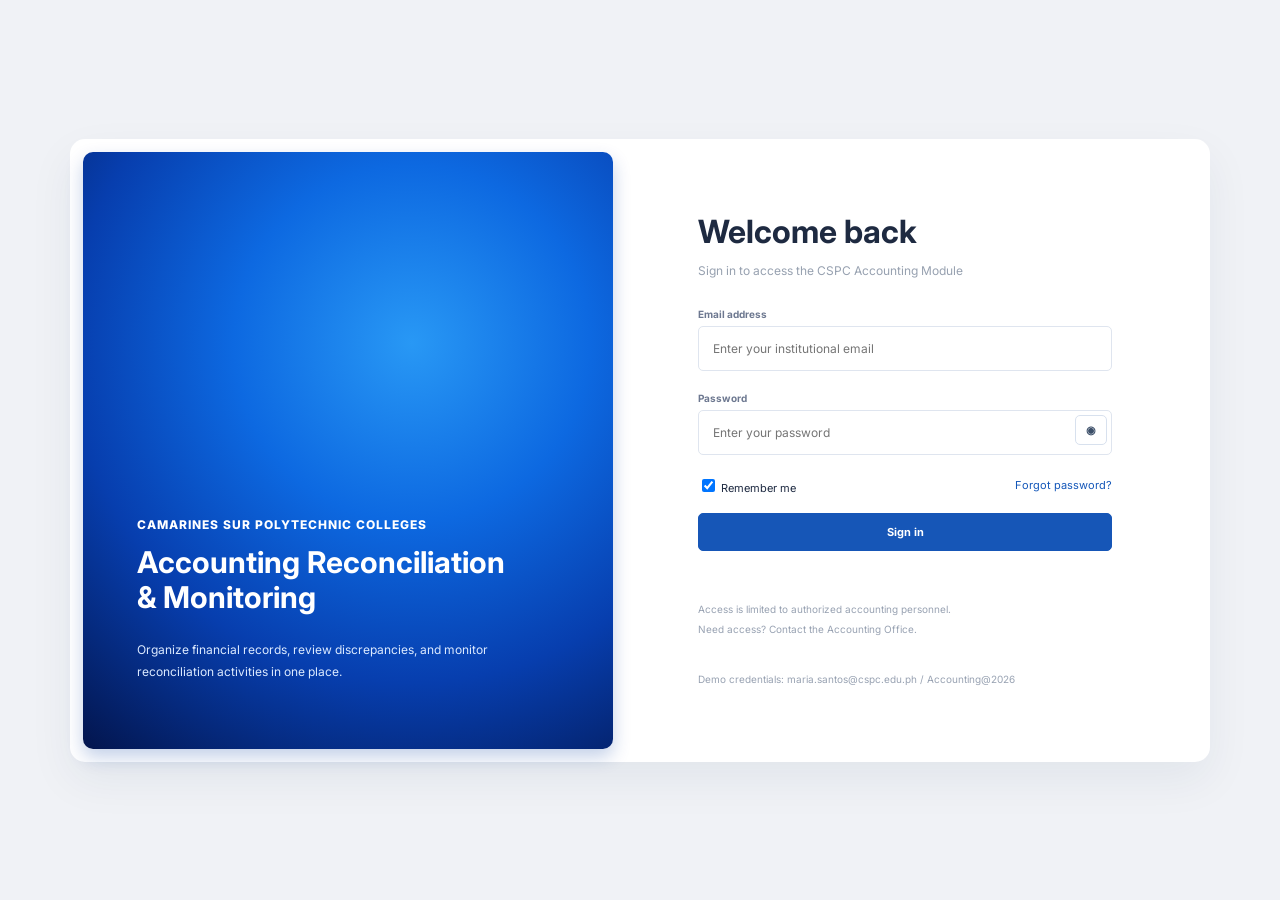
<file: frontend/index.html>
<!doctype html>
<html lang="en">
  <head>
    <meta charset="utf-8" />
    <meta name="viewport" content="width=device-width,initial-scale=1" />
    <title>Sign in · CSPC Accounting Module</title>
    <link rel="stylesheet" href="css/style.css" />
  </head>
  <body data-page="login" class="login-body">
    <div class="login-box">
      <section class="login-art">
        <div class="eyebrow">CAMARINES SUR POLYTECHNIC COLLEGES</div>
        <h1>Accounting Reconciliation<br />&amp; Monitoring</h1>
        <p>
          Organize financial records, review discrepancies, and monitor
          reconciliation activities in one place.
        </p>
      </section>

      <section class="login-form">
        <h1>Welcome back</h1>
        <p>Sign in to access the CSPC Accounting Module</p>

        <form id="loginForm">
          <div class="formline">
            <label>Email address</label>
            <input
              class="input"
              id="email"
              type="email"
              placeholder="Enter your institutional email"
              required
              autocomplete="username"
            />
          </div>

          <div class="formline">
            <label>Password</label>
            <div style="display: flex; position: relative">
              <input
                class="input"
                id="password"
                type="password"
                placeholder="Enter your password"
                required
                autocomplete="current-password"
              />
              <button
                type="button"
                id="eye"
                class="btn sm"
                style="position: absolute; right: 5px; top: 5px"
              >
                ◉
              </button>
            </div>
          </div>

          <div class="inline">
            <label><input type="checkbox" checked /> Remember me</label>
            <a class="blue" href="#" id="forgot">Forgot password?</a>
          </div>

          <button class="btn primary" type="submit">Sign in</button>
          <div id="loginError" class="error-box hidden"></div>
        </form>

        <div class="login-foot">
          Access is limited to authorized accounting personnel.<br />Need
          access? Contact the Accounting Office.
        </div>
        <div class="login-foot">
          Demo credentials: maria.santos@cspc.edu.ph / Accounting@2026
        </div>
      </section>
    </div>

    <script src="js/config.js"></script>
    <script src="js/api.js"></script>
    <script src="js/app.js"></script>
  </body>
</html>
</file>
<file: frontend/css/style.css>
@import url("https://fonts.googleapis.com/css2?family=Inter:wght@400;500;600;700;800&display=swap");

:root {
  --navy: #0d224a;
  --navy2: #102a57;
  --blue: #1554b7;
  --sky: #2675d9;
  --bg: #f5f7fb;
  --line: #e4e9f2;
  --ink: #1e2a41;
  --muted: #7b89a0;
  --green: #07895b;
  --red: #c84745;
  --amber: #bc7e0b;
}

* {
  box-sizing: border-box;
}

body {
  margin: 0;
  background: #e9edf4;
  color: var(--ink);
  font-family: Inter, Arial, sans-serif;
  font-size: 12px;
}

button,
input,
select,
textarea {
  font: inherit;
}

button {
  cursor: pointer;
}

a {
  text-decoration: none;
  color: inherit;
}

.shell {
  min-width: 1120px;
  min-height: 100vh;
  display: flex;
  background: var(--bg);
}

.sidebar {
  width: 313px;
  flex-shrink: 0;
  background: linear-gradient(175deg, #112b5b 0%, #0b1c3f 100%);
  color: #c7d4eb;
  padding: 20px 18px 12px;
  display: flex;
  flex-direction: column;
  height: 100vh;
  min-height: 0;
  position: sticky;
  top: 0;
  overflow: hidden;
}

.brand {
  flex-shrink: 0;
  display: flex;
  align-items: center;
  gap: 12px;
  color: white;
  padding: 0 10px 20px;
}

.seal {
  border-radius: 50%;
  background: #f2c357;
  color: #16366a;
  display: grid;
  place-items: center;
  width: 32px;
  height: 32px;
  font-size: 16px;
  border: 3px solid white;
}

.brand strong {
  font-size: 17px;
  letter-spacing: 0.6px;
}

.brand small {
  font-size: 9px;
  display: block;
  letter-spacing: 1.5px;
  color: #aabbd8;
  margin-top: 3px;
}

.menu-label {
  font-size: 10px;
  letter-spacing: 1.5px;
  color: #788fb6;
  font-weight: 800;
  margin: 5px 12px 9px;
}

.nav {
  display: flex;
  flex-direction: column;
  gap: 16px;
}

.nav a {
  padding: 9px 11px;
  display: flex;
  align-items: center;
  gap: 8px;
  border-radius: 7px;
  color: #bbc9e3;
  font-weight: 500;
  font-size: 11px;
}

.nav a:hover,
.nav a.active {
  background: #1d57b5;
  color: white;
}

.nav .symbol {
  width: 20px;
  font-size: 16px;
  text-align: center;
}

.admin {
  margin-top: 18px;
}

.sidebar-menu {
  flex: 1;
  min-height: 0;
  overflow-y: auto;
  scrollbar-width: thin;
  scrollbar-color: #5576a6 transparent;
}

.support {
  margin-top: 18px;
  background: #173466;
  border: 1px solid #2a4675;
  border-radius: 8px;
  padding: 12px;
  line-height: 2;
  margin-bottom: 14px;
}

.support strong {
  color: white;
}

.support a {
  color: #91c3ff;
  display: block;
  margin-top: 8px;
}

.account {
  flex-shrink: 0;
  display: flex;
  align-items: center;
  gap: 10px;
  padding: 7px 2px;
  border-top: 1px solid #2b3f66;
}

.avatar {
  background: #2460bf;
  color: white;
  padding: 11px;
  border-radius: 7px;
  font-weight: 700;
}

.account strong {
  font-size: 11px;
  color: white;
}

.account small {
  display: block;
  font-size: 10px;
  color: #97add1;
  margin-top: 4px;
}

.main {
  flex: 1;
  padding: 42px 42px 45px;
  max-width: calc(100% - 313px);
  overflow: hidden;
}

.page-head {
  display: flex;
  align-items: start;
  justify-content: space-between;
  margin-bottom: 27px;
  gap: 16px;
}

.page-head h1 {
  margin: 0;
  font-size: 24px;
  letter-spacing: -0.7px;
  font-weight: 800;
  color: #1f2a43;
}

.page-head p {
  margin: 8px 0 0;
  color: #7f8aa0;
  font-size: 12px;
}

.head-controls {
  display: flex;
  gap: 10px;
  align-items: center;
}

.period,
.input,
select,
textarea {
  background: white;
  border: 1px solid #dfe5ef;
  color: #465570;
  border-radius: 5px;
  padding: 11px 12px;
  outline: none;
}

.period {
  min-width: 145px;
}

.input:focus,
select:focus,
textarea:focus {
  border-color: #2970d7;
  box-shadow: 0 0 0 2px #1f6bce16;
}

.btn {
  display: inline-flex;
  align-items: center;
  justify-content: center;
  gap: 7px;
  border: 1px solid #d8e1ee;
  background: white;
  color: #3b4e68;
  padding: 11px 15px;
  border-radius: 5px;
  font-size: 11px;
  font-weight: 700;
  white-space: nowrap;
}

.btn:hover {
  filter: brightness(0.96);
}

.btn.primary {
  background: #1656b7;
  color: white;
  border-color: #1656b7;
}

.btn:disabled,
.btn[disabled],
button:disabled {
  opacity: 0.5;
  cursor: not-allowed;
  background-color: #cbd5e1 !important;
  color: #64748b !important;
  border-color: #cbd5e1 !important;
  box-shadow: none !important;
}

.btn.primary:disabled {
  background-color: #cbd5e1 !important;
  color: #64748b !important;
}

.btn.sm {
  padding: 7px 10px;
}

.btn.link {
  border: 0;
  background: none;
  color: #185bbb;
  padding: 6px;
}

.kpis {
  display: grid;
  grid-template-columns: repeat(4, minmax(0, 1fr));
  gap: 15px;
  margin-bottom: 20px;
}

.card,
.kpi {
  border: 1px solid var(--line);
  background: white;
  border-radius: 9px;
  box-shadow: 0 1px 2px #19345804;
}

.kpi {
  padding: 19px 20px;
  min-height: 115px;
}

.kpi-top {
  font-size: 10px;
  color: #6b7890;
  font-weight: 800;
  letter-spacing: 1px;
  display: flex;
  align-items: center;
  gap: 9px;
  text-transform: uppercase;
}

.kpi-top .kicon {
  font-size: 17px;
  color: #2667c3;
}

.kpi .number {
  font-size: 27px;
  font-weight: 800;
  color: #27334c;
  margin: 10px 0 4px;
}

.kpi small {
  font-size: 10px;
  color: #8390a4;
}

.kpi.danger {
  border-color: #f1d5d4;
}

.kpi.danger .kicon,
.kpi.danger .number {
  color: #c65050;
}

.grid2 {
  display: grid;
  grid-template-columns: 1.6fr 1fr;
  gap: 18px;
}

.gridbalanced {
  display: grid;
  grid-template-columns: 1fr 1fr;
  gap: 18px;
}

.card {
  padding: 20px;
}

.card h3 {
  margin: 0 0 6px;
  font-size: 14px;
  font-weight: 800;
}

.sub {
  font-size: 11px;
  color: #8a96aa;
  margin: 0 0 17px;
}

.toolbar {
  display: flex;
  justify-content: space-between;
  align-items: center;
  gap: 12px;
  margin: 0 0 15px;
}

.tabs {
  display: flex;
  gap: 5px;
  flex-wrap: wrap;
  margin: 14px 0;
}

.tab {
  border: 0;
  border-radius: 5px;
  padding: 8px 12px;
  color: #67768f;
  background: transparent;
  font-size: 11px;
}

.tab.active {
  background: #1555b5;
  color: white;
  font-weight: 700;
}

.table-scroll {
  overflow-x: auto;
}

table {
  width: 100%;
  border-collapse: collapse;
  white-space: nowrap;
}

th {
  text-align: left;
  font-size: 9px;
  letter-spacing: 0.5px;
  color: #7b879a;
  font-weight: 800;
  background: #f8fafe;
  padding: 13px 10px;
  border-bottom: 1px solid var(--line);
}

td {
  font-size: 10px;
  padding: 13px 10px;
  border-bottom: 1px solid #edf0f6;
  color: #5d6c82;
}

td:first-child {
  color: #1857b1;
  font-weight: 700;
}

tr:hover td {
  background: #fbfcff;
}

.badge {
  padding: 4px 7px;
  border-radius: 4px;
  font-size: 9px;
  font-weight: 700;
  display: inline-block;
}

.badge.matched,
.badge.merged,
.badge.resolved,
.badge.success {
  background: #e0f6eb;
  color: #16835b;
}

.badge.possible,
.badge.pending,
.badge.needs_review,
.badge.warning,
.badge.awaiting_file {
  background: #fff0ce;
  color: #a97813;
}

.badge.unmatched,
.badge.duplicate,
.badge.escalated,
.badge.failed,
.badge.missing_amount {
  background: #fce6e5;
  color: #c14b46;
}

.badge.info {
  background: #e4efff;
  color: #2764b8;
}

.table-foot {
  display: flex;
  justify-content: space-between;
  align-items: center;
  margin-top: 17px;
  font-size: 10px;
  color: #8994a6;
}

.pages {
  display: flex;
  gap: 4px;
}

.pages button {
  border: 0;
  padding: 6px 9px;
  background: white;
  color: #62718a;
}

.pages button.active {
  background: #1657b7;
  color: white;
  border-radius: 4px;
}

.split {
  display: grid;
  grid-template-columns: minmax(0, 1.9fr) minmax(280px, 0.85fr);
  gap: 17px;
}

.mini-row {
  display: flex;
  justify-content: space-between;
  align-items: center;
  padding: 10px 0;
  border-bottom: 1px solid #edf0f5;
  font-size: 11px;
}

.mini-row:last-child {
  border: 0;
}

.muted {
  color: #8793a8;
}

.blue {
  color: #1457b9;
}

.green {
  color: #15805d;
}

.red {
  color: #bd4848;
}

.progress {
  height: 7px;
  border-radius: 5px;
  background: #edf1f6;
  overflow: hidden;
  flex: 1;
}

.progress span {
  height: 100%;
  display: block;
  background: #1e62c5;
}

.barline {
  display: flex;
  align-items: center;
  gap: 12px;
  margin: 15px 0;
}

.barline label {
  width: 115px;
  color: #5e6d84;
  font-size: 10px;
}

.barline .val {
  min-width: 75px;
  text-align: right;
  color: #586780;
  font-size: 10px;
}

.report-grid {
  display: grid;
  grid-template-columns: repeat(4, 1fr);
  gap: 14px;
  margin-bottom: 22px;
}

.report-tile {
  padding: 20px 17px;
  min-height: 160px;
}

.report-tile h3 {
  font-size: 13px;
  margin: 15px 0;
}

.report-tile p {
  font-size: 11px;
  color: #7c8a9e;
  line-height: 1.6;
  min-height: 42px;
}

.formline {
  margin: 12px 0;
}

.formline label {
  display: block;
  font-size: 10px;
  font-weight: 700;
  color: #6d7890;
  margin-bottom: 6px;
}

.formline input,
.formline select,
.formline textarea {
  width: 100%;
}

.drop {
  border: 2px dashed #aac9f5;
  border-radius: 6px;
  padding: 26px 10px;
  text-align: center;
  background: #fbfdff;
  color: #8292ab;
  cursor: pointer;
}

.drop strong {
  display: block;
  margin: 10px;
  color: #54647f;
}

.steps {
  margin-top: 22px;
}

.steps .mini-row {
  font-size: 10px;
}

.notice {
  padding: 12px;
  background: #e9f7ef;
  border: 1px solid #cbecdc;
  color: #25845d;
  border-radius: 5px;
  font-size: 10px;
  line-height: 1.6;
  margin: 15px 0;
}

.notice.warn {
  background: #fff5dc;
  border-color: #f6e6b1;
  color: #9c721b;
}

.activity {
  padding: 12px 0;
  border-bottom: 1px solid #edf0f5;
}

.activity strong {
  display: block;
  font-size: 11px;
}

.activity small {
  color: #94a0b2;
  font-size: 10px;
}

.canvas-wrap {
  height: 250px;
}

.donut-wrap {
  height: 220px;
  display: flex;
  align-items: center;
  gap: 15px;
}

.donut-wrap canvas {
  max-width: 230px;
  max-height: 200px;
}

.overlay {
  position: fixed;
  inset: 0;
  background: #05152c90;
  display: grid;
  place-items: center;
  z-index: 10;
  padding: 20px;
}

.modal {
  background: white;
  border-radius: 10px;
  max-width: 560px;
  width: 100%;
  padding: 25px;
  box-shadow: 0 20px 70px #0003;
}

.modal h2 {
  margin: 0 0 10px;
  font-size: 19px;
}

.modal .actions {
  display: flex;
  justify-content: flex-end;
  gap: 10px;
  margin-top: 20px;
}

.toast {
  position: fixed;
  right: 25px;
  bottom: 25px;
  background: #123d7d;
  color: white;
  padding: 13px 20px;
  border-radius: 7px;
  box-shadow: 0 10px 35px #0003;
  z-index: 20;
}

.login-body {
  background: #f0f2f6;
  min-height: 100vh;
  display: grid;
  place-items: center;
}

.login-box {
  width: min(1140px, 92vw);
  min-height: 600px;
  background: white;
  display: grid;
  grid-template-columns: 1fr 1.1fr;
  border-radius: 15px;
  padding: 13px;
  box-shadow: 0 18px 45px #112a5010;
}

.login-art {
  border-radius: 10px;
  background: radial-gradient(
    circle at 62% 32%,
    #2898f5 0%,
    #0d69e1 34%,
    #073eae 65%,
    #03154d 100%
  );
  color: white;
  display: flex;
  flex-direction: column;
  justify-content: end;
  padding: 54px;
  box-shadow: 0 8px 18px #003b9d3d;
}

.login-art .eyebrow {
  font-size: 12px;
  font-weight: 800;
  letter-spacing: 1px;
}

.login-art h1 {
  font-size: 30px;
  line-height: 1.16;
  margin: 13px 0;
}

.login-art p {
  font-size: 12px;
  color: #dceaff;
  line-height: 1.8;
}

.login-form {
  align-self: center;
  padding: 60px 85px;
}

.login-form h1 {
  font-size: 32px;
  margin: 0 0 10px;
}

.login-form > p {
  color: #97a1b0;
  margin-bottom: 30px;
}

.login-form .formline {
  margin: 21px 0;
}

.login-form .formline input {
  padding: 14px;
}

.login-form .btn.primary {
  width: 100%;
  margin: 18px 0;
}

.login-form .inline {
  display: flex;
  align-items: center;
  justify-content: space-between;
  font-size: 11px;
}

.error-box {
  background: #fff0f0;
  color: #c24c4c;
  padding: 13px;
  border-radius: 5px;
  margin-top: 17px;
  font-size: 11px;
}

.login-foot {
  font-size: 10px;
  color: #98a2b2;
  line-height: 2;
  margin-top: 30px;
}

.empty {
  text-align: center;
  color: #8491a6;
  padding: 40px 10px;
}

.right-actions {
  display: flex;
  gap: 8px;
  align-items: center;
}

.filterrow {
  display: flex;
  gap: 8px;
  flex-wrap: wrap;
  margin: 10px 0 17px;
}

.filterrow input,
.filterrow select {
  max-width: 190px;
}

.tiny {
  font-size: 10px;
}

.sticky-note {
  background: #f2f7ff;
  border-radius: 6px;
  padding: 12px;
  color: #50688e;
  font-size: 10px;
  line-height: 1.7;
}

.source-stats {
  display: grid;
  grid-template-columns: repeat(4, 1fr);
  gap: 12px;
  margin: 0 0 20px;
}

.source-stats .kpi {
  min-height: 105px;
}

.compare {
  display: grid;
  grid-template-columns: 1fr 1fr;
  gap: 10px;
}

.compare > div {
  background: #f7f9fc;
  padding: 12px;
  border: 1px solid #edf1f6;
  border-radius: 5px;
  overflow-wrap: anywhere;
}

.compare strong {
  display: block;
  margin-bottom: 8px;
  color: #233955;
}

.compare p {
  font-size: 10px;
  line-height: 1.6;
  color: #66748e;
}

.record-comparison {
  border: 1px solid #dce4f0;
  border-radius: 9px;
  padding: 14px;
  margin: 12px 0 16px;
  overflow: hidden;
}

.record-comparison-heading {
  display: flex;
  align-items: flex-start;
  justify-content: space-between;
  gap: 10px;
  margin-bottom: 10px;
}

.record-comparison-heading h4 {
  margin: 0 0 3px;
  color: #74819a;
  font-size: 10px;
  font-weight: 500;
}

.record-comparison-heading small {
  color: #75829a;
  font-size: 10px;
  text-transform: capitalize;
}

.record-comparison-table {
  width: 100%;
  table-layout: fixed;
  white-space: normal;
  border: 1px solid #dce4f0;
  border-radius: 7px;
  overflow: hidden;
}

.record-comparison-table th,
.record-comparison-table td {
  padding: 9px 8px;
  font-size: 10px;
  overflow-wrap: anywhere;
}

.record-comparison-table thead th {
  background: #edf3fc;
  color: #74819a;
  font-size: 8px;
  font-weight: 600;
  text-transform: uppercase;
}

.record-comparison-table tbody th {
  width: 23%;
  background: #fff;
  color: #77849c;
  font-weight: 500;
  letter-spacing: 0;
  text-transform: none;
}

.record-comparison-table tbody td {
  color: #26354c;
  font-size: 10px;
}

.record-comparison-table td:first-child {
  color: #26354c;
  font-weight: 400;
}

.record-comparison-table .comparison-diff {
  background: #ffe2e2;
  color: #b42335;
  font-weight: 700;
}

.hidden {
  display: none !important;
}

.match-preview {
  margin-top: 24px;
}

.match-preview-title {
  margin: 0 0 12px;
  color: #5b6880;
  font-size: 16px;
  font-weight: 800;
  letter-spacing: 0.03em;
}

.match-preview-table {
  width: 100%;
  border: 1px solid #d8e2f1;
  border-radius: 14px;
  border-spacing: 0;
  border-collapse: separate;
  overflow: hidden;
  table-layout: fixed;
  font-size: 14px;
}

.match-preview-table th,
.match-preview-table td {
  padding: 10px 12px;
  border-bottom: 1px solid #d8e2f1;
  text-align: left;
  vertical-align: middle;
}

.match-preview-table thead th {
  background: #edf3fc;
  color: #5c6880;
  font-size: 13px;
  font-weight: 800;
  letter-spacing: 0.025em;
}

.match-preview-table tbody th {
  color: #253044;
  font-weight: 700;
}

.match-preview-table tbody td {
  color: #29364b;
  overflow-wrap: anywhere;
}

.match-preview-table tbody tr:last-child th,
.match-preview-table tbody tr:last-child td {
  border-bottom: 0;
}

.match-preview .notice {
  margin-top: 14px;
}

.matching-results-card .table-scroll {
  overflow-x: auto;
}

.matching-results-card table {
  min-width: 0;
  table-layout: fixed;
  white-space: normal;
}

.matching-results-card th {
  padding: 10px 5px;
  font-size: 10px;
}

.matching-results-card td {
  padding: 9px 5px;
  font-size: 11px;
  white-space: normal;
  overflow-wrap: anywhere;
}

.matching-results-card th:nth-child(1),
.matching-results-card th:nth-child(2) {
  width: 16%;
}

.matching-results-card th:nth-child(3) {
  width: 14%;
}

.matching-results-card th:nth-child(4) {
  width: 11%;
}

.matching-results-card th:nth-child(5) {
  width: 15%;
}

.matching-results-card th:nth-child(6) {
  width: 13%;
}

.matching-results-card th:nth-child(7) {
  width: 15%;
}

.checks-group {
  display: inline-flex;
  align-items: center;
  gap: 6px;
}

.check-chip {
  display: inline-flex;
  width: 20px;
  height: 22px;
  align-items: center;
  justify-content: center;
  border-radius: 6px;
  font-size: 11px;
  font-weight: 800;
}

.matching-results-card .btn.link {
  padding: 4px 0;
  white-space: normal;
  text-align: left;
  line-height: 1.3;
}

.check-chip.pass {
  color: #176d3c;
  background: #d9f4e3;
}

.check-chip.fail {
  color: #bd2632;
  background: #ffe0e2;
}

.check-chip.neutral {
  color: #768196;
  background: #edf0f5;
}

@media (max-height: 700px) {
  .sidebar {
    padding-top: 12px;
    padding-bottom: 8px;
  }

  .brand {
    padding-bottom: 12px;
  }

  .menu-label {
    margin-top: 3px;
    margin-bottom: 7px;
  }

  .nav a {
    padding: 6px 9px;
  }

  .admin {
    margin-top: 8px;
  }

  .support {
    display: block;
    padding: 8px 10px;
    margin-bottom: 8px;
    font-size: 10px;
    line-height: 2;
  }

  .support a {
    margin-top: 4px;
  }

  .account {
    padding-top: 5px;
    padding-bottom: 5px;
  }

  .avatar {
    padding: 8px;
  }
}

@media (max-width: 1250px) {
  .sidebar {
    width: 255px;
  }

  .main {
    max-width: calc(100% - 255px);
    padding: 30px 24px;
  }

  .split {
    grid-template-columns: 1.6fr 0.85fr;
  }

  .login-form {
    padding: 42px;
  }
}

.header-profile {
  display: grid;
  gap: 3px;
  padding: 8px 12px;
  border: 1px solid #d8e2f0;
  border-radius: 8px;
  background: #fff;
  line-height: 1.25;
}

.header-profile span {
  color: #24559b;
  font-size: 12px;
  font-weight: 600;
}

.user-form,
.user-form label {
  display: grid;
  gap: 8px;
}

.user-form {
  gap: 14px;
}

.user-form-error {
  color: #a52929;
}

.user-form-error:empty {
  display: none;
}
</file>
